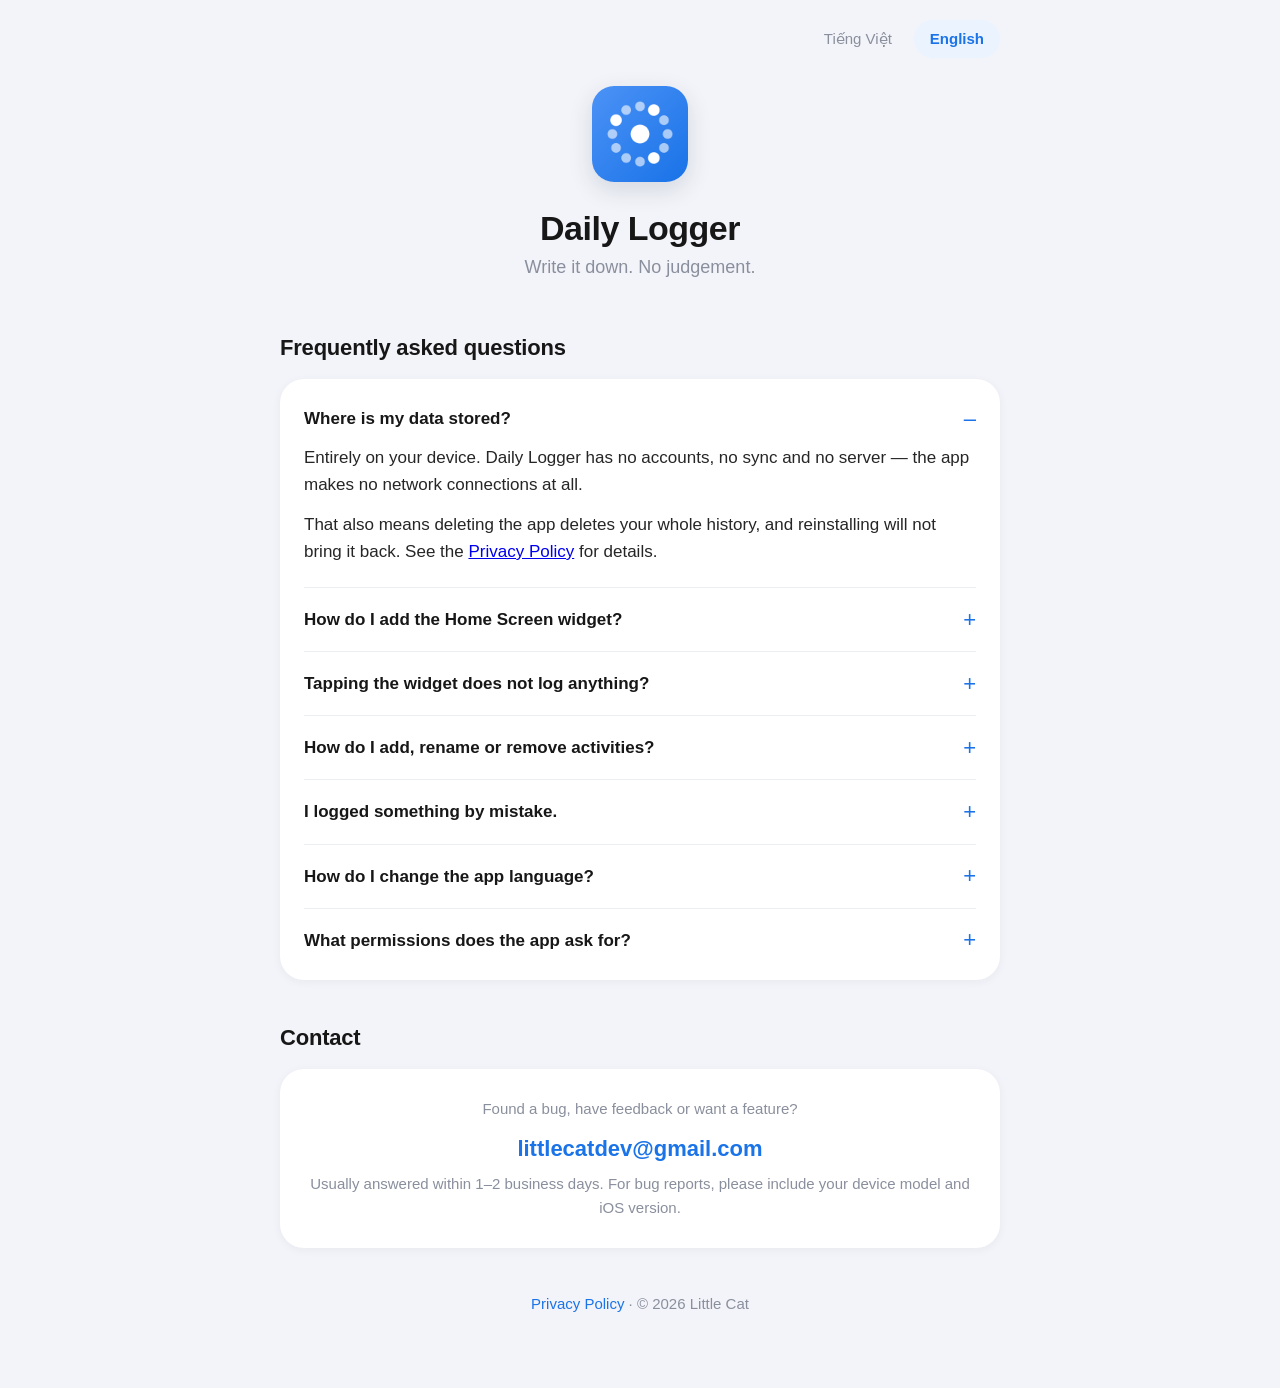
<file: index.html>
<!DOCTYPE html>
<html lang="vi">
<head>
<meta charset="utf-8">
<meta name="viewport" content="width=device-width, initial-scale=1">
<title>Daily Logger — Hỗ trợ / Support</title>
<meta name="description" content="Trang hỗ trợ của Daily Logger: câu hỏi thường gặp và địa chỉ liên hệ. Support page for Daily Logger.">
<link rel="icon" href="icon.png">
<link rel="apple-touch-icon" href="icon.png">
<link rel="stylesheet" href="style.css">
</head>
<body>
<div class="wrap">

  <nav class="langbar">
    <button type="button" data-set="vi" aria-pressed="false">Tiếng Việt</button>
    <button type="button" data-set="en" aria-pressed="false">English</button>
  </nav>

  <header>
    <img src="icon.png" alt="Daily Logger">
    <h1>Daily Logger</h1>
    <p class="tagline" data-lang="vi">Ghi lại. Không phán xét.</p>
    <p class="tagline" data-lang="en">Write it down. No judgement.</p>
  </header>

  <!-- ============ Tiếng Việt ============ -->
  <div data-lang="vi">

    <h2>Câu hỏi thường gặp</h2>
    <div class="card">

      <details open>
        <summary>Dữ liệu của tôi nằm ở đâu?</summary>
        <p>Hoàn toàn trên máy bạn. Daily Logger không có tài khoản, không đồng
          bộ, không gửi gì lên máy chủ — app không hề kết nối mạng.</p>
        <p>Vì vậy gỡ app là mất toàn bộ lịch sử ghi, và cài lại cũng không lấy
          lại được. Chi tiết ở <a href="privacy.html">Chính sách quyền riêng
          tư</a>.</p>
      </details>

      <details>
        <summary>Thêm widget vào màn hình chính thế nào?</summary>
        <p>Chạm giữ một vùng trống trên màn hình chính cho các icon rung lên,
          chạm dấu <strong>+</strong> ở góc trên, tìm <strong>Daily
          Logger</strong>, chọn cỡ widget rồi chạm <strong>Thêm widget</strong>.</p>
        <p>Muốn đổi những ô nào hiện trên widget: mở app, ở màn
          <strong>Ghi nhận</strong> chạm nút widget góc trên bên phải, rồi chọn
          trong mục <strong>Widget màn hình chính</strong>. Widget chứa tối đa 8
          ô; cỡ nhỏ chỉ hiện 4 ô đầu tiên.</p>
      </details>

      <details>
        <summary>Chạm vào widget mà không thấy ghi?</summary>
        <p>Từ iOS 17 trở lên, chạm một ô trên widget là ghi ngay tại chỗ, không
          mở app. Trên iOS 16 trở xuống hệ điều hành chưa cho widget tự chạy, nên
          chạm vào sẽ mở app rồi mới ghi — lần ghi vẫn được lưu đúng thời điểm
          bạn chạm.</p>
      </details>

      <details>
        <summary>Thêm, sửa hay bỏ bớt loại hoạt động?</summary>
        <p>Ở màn <strong>Ghi nhận</strong>, chạm dấu <strong>+</strong> góc trên
          bên phải để mở <strong>Loại sự kiện</strong>. Ở đó bạn bật tắt từng
          hoạt động, giữ và kéo để đổi thứ tự, đổi tên, hoặc đổi biểu tượng bằng
          một tấm ảnh của bạn.</p>
        <p>App có sẵn 20 hoạt động mặc định; bạn thêm bao nhiêu hoạt động mới
          cũng được. Hoạt động mặc định có thể tắt đi nhưng không xoá được.</p>
      </details>

      <details>
        <summary>Ghi nhầm thì sửa thế nào?</summary>
        <p>Ngay sau khi chạm, một thông báo <strong>Hoàn tác</strong> hiện ra vài
          giây ở đáy màn hình — chạm vào đó là huỷ lần ghi vừa rồi.</p>
        <p>Nếu đã trôi qua: mở tab <strong>Dòng thời gian</strong>, vuốt dòng đó
          sang trái để xoá, hoặc vuốt sang phải để viết thêm mô tả cho lần ghi.</p>
      </details>

      <details>
        <summary>Đổi ngôn ngữ của app?</summary>
        <p>Màn <strong>Ghi nhận</strong> → nút widget góc trên bên phải →
          <strong>Ngôn ngữ</strong>. Chọn Theo hệ thống, English hoặc Tiếng Việt.</p>
        <p>Riêng chữ trên widget ngoài màn hình chính luôn đi theo ngôn ngữ của
          hệ điều hành, đây là giới hạn của iOS.</p>
      </details>

      <details>
        <summary>App có đòi quyền gì không?</summary>
        <p>Chỉ một quyền duy nhất: truy cập thư viện ảnh, và chỉ hỏi đúng lúc bạn
          chọn ảnh làm biểu tượng cho một hoạt động. Không dùng tới quyền nào
          khác.</p>
      </details>

    </div>

    <h2>Liên hệ</h2>
    <div class="contact">
      <p>Gặp lỗi, có góp ý hay muốn thêm tính năng?</p>
      <a class="mail" href="mailto:littlecatdev@gmail.com?subject=Daily%20Logger%20%E2%80%93%20H%E1%BB%97%20tr%E1%BB%A3">littlecatdev@gmail.com</a>
      <p>Thường phản hồi trong 1–2 ngày làm việc. Nếu báo lỗi, cho biết giúp mẫu
        máy và phiên bản iOS bạn đang dùng.</p>
    </div>

  </div>

  <!-- ============ English ============ -->
  <div data-lang="en">

    <h2>Frequently asked questions</h2>
    <div class="card">

      <details open>
        <summary>Where is my data stored?</summary>
        <p>Entirely on your device. Daily Logger has no accounts, no sync and no
          server — the app makes no network connections at all.</p>
        <p>That also means deleting the app deletes your whole history, and
          reinstalling will not bring it back. See the
          <a href="privacy.html">Privacy Policy</a> for details.</p>
      </details>

      <details>
        <summary>How do I add the Home Screen widget?</summary>
        <p>Touch and hold an empty area of the Home Screen until the icons
          jiggle, tap <strong>+</strong> in the corner, search for
          <strong>Daily Logger</strong>, pick a size and tap
          <strong>Add Widget</strong>.</p>
        <p>To choose which tiles appear on it, open the app, tap the widget
          button at the top right of the <strong>Log</strong> screen, then use
          the <strong>Home Screen widget</strong> section. The widget holds up to
          8 tiles; the small size shows the first 4.</p>
      </details>

      <details>
        <summary>Tapping the widget does not log anything?</summary>
        <p>On iOS 17 and later, tapping a tile logs it right there without
          opening the app. On iOS 16 and earlier the system does not let widgets
          run code, so a tap opens the app first and then logs — the entry is
          still saved with the time you tapped.</p>
      </details>

      <details>
        <summary>How do I add, rename or remove activities?</summary>
        <p>On the <strong>Log</strong> screen, tap <strong>+</strong> at the top
          right to open <strong>Activity types</strong>. There you can toggle
          each activity, drag to reorder, rename it, or replace its icon with a
          photo of your own.</p>
        <p>The app ships with 20 default activities and you can add as many of
          your own as you like. Default activities can be switched off but not
          deleted.</p>
      </details>

      <details>
        <summary>I logged something by mistake.</summary>
        <p>Right after you tap, an <strong>Undo</strong> banner appears at the
          bottom for a few seconds — tap it to remove the entry.</p>
        <p>Later on, open the <strong>Timeline</strong> tab and swipe the entry
          left to delete it, or swipe right to add a note to it.</p>
      </details>

      <details>
        <summary>How do I change the app language?</summary>
        <p><strong>Log</strong> screen → widget button at the top right →
          <strong>Language</strong>. Choose System, English or Vietnamese.</p>
        <p>Text on the Home Screen widget always follows your system language;
          that is an iOS limitation.</p>
      </details>

      <details>
        <summary>What permissions does the app ask for?</summary>
        <p>Only one: access to your photo library, and only at the moment you
          pick a photo to use as an activity icon. Nothing else is requested.</p>
      </details>

    </div>

    <h2>Contact</h2>
    <div class="contact">
      <p>Found a bug, have feedback or want a feature?</p>
      <a class="mail" href="mailto:littlecatdev@gmail.com?subject=Daily%20Logger%20%E2%80%93%20Support">littlecatdev@gmail.com</a>
      <p>Usually answered within 1–2 business days. For bug reports, please
        include your device model and iOS version.</p>
    </div>

  </div>

  <footer>
    <span data-lang="vi"><a href="privacy.html">Chính sách quyền riêng tư</a> · © 2026 Little Cat</span>
    <span data-lang="en"><a href="privacy.html">Privacy Policy</a> · © 2026 Little Cat</span>
  </footer>

</div>
<script src="lang.js"></script>
</body>
</html>
</file>
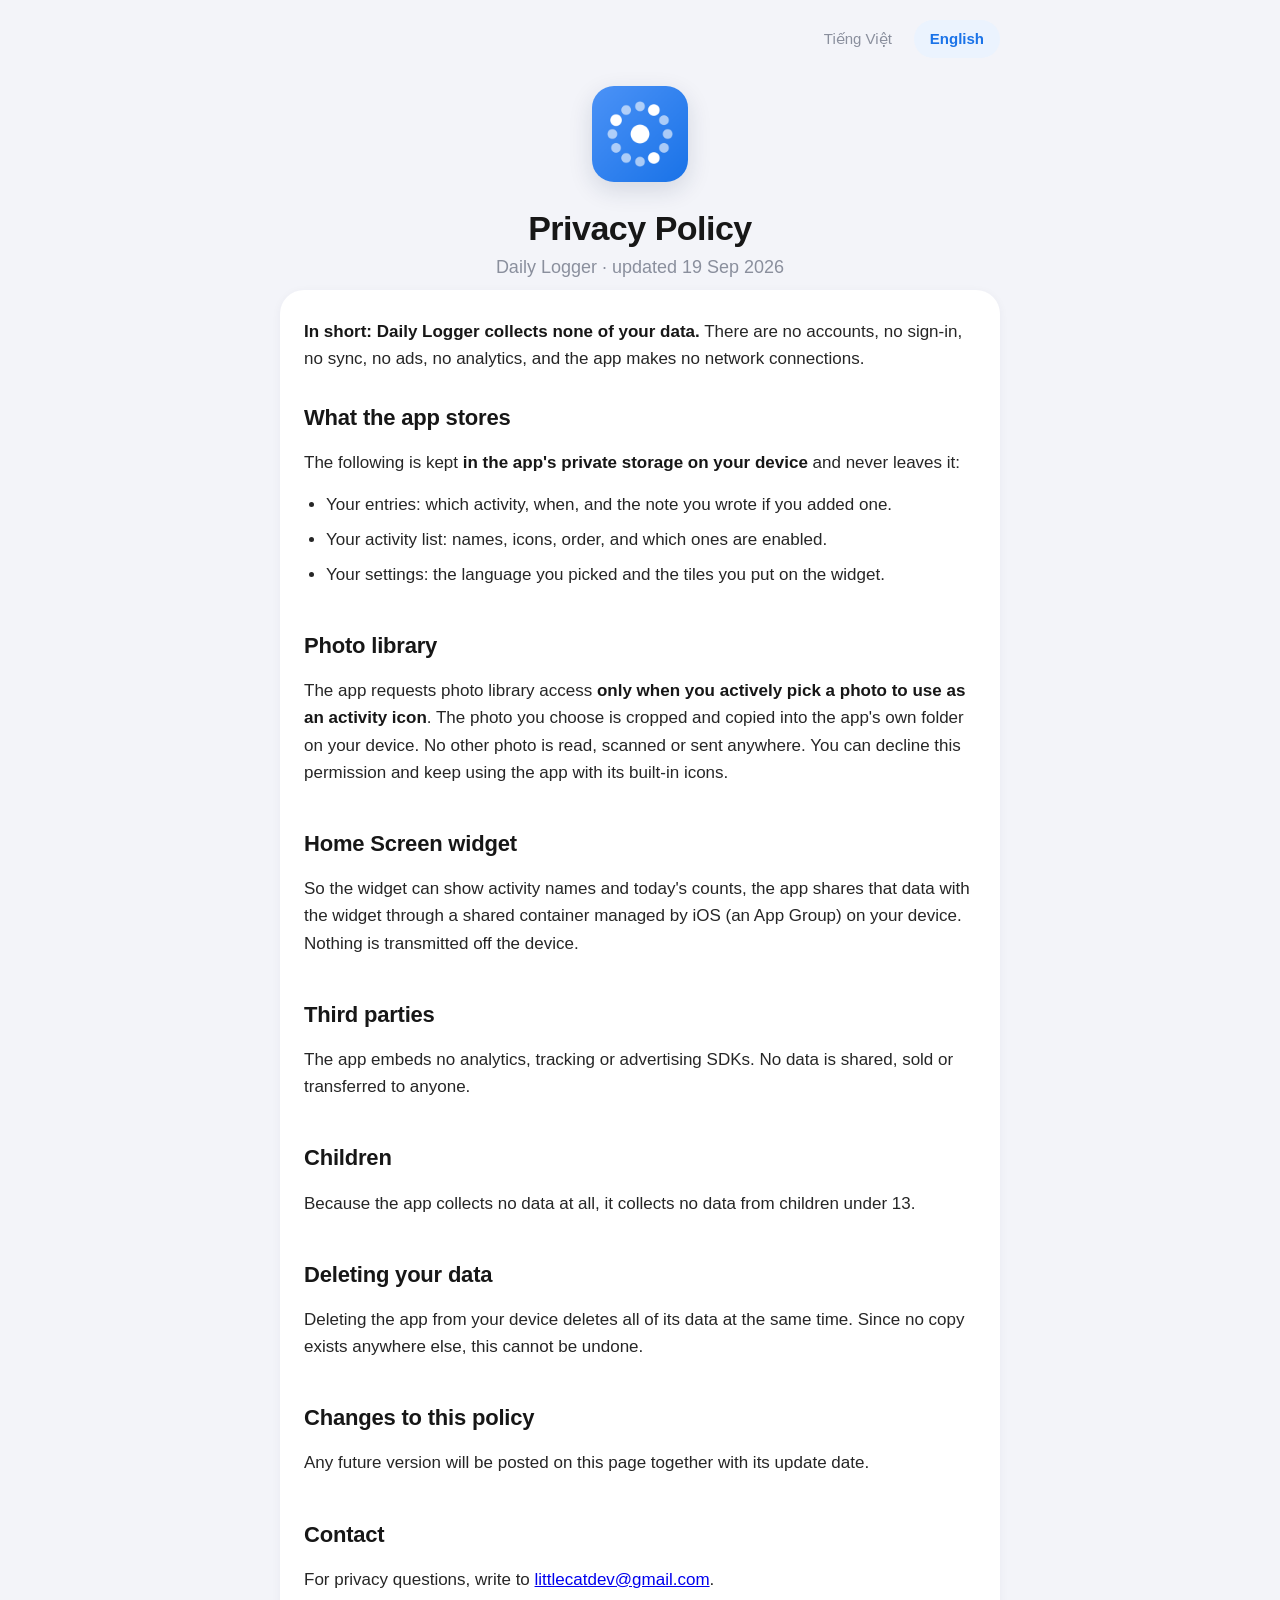
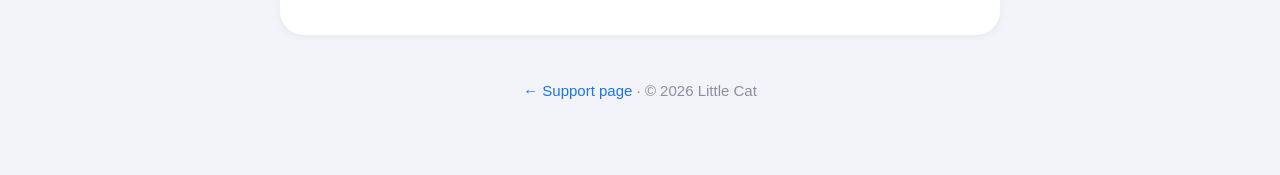
<file: privacy.html>
<!DOCTYPE html>
<html lang="vi">
<head>
<meta charset="utf-8">
<meta name="viewport" content="width=device-width, initial-scale=1">
<title>Daily Logger — Chính sách quyền riêng tư / Privacy Policy</title>
<meta name="description" content="Daily Logger không thu thập dữ liệu. Mọi thứ nằm trên máy bạn. Daily Logger collects no data; everything stays on your device.">
<link rel="icon" href="icon.png">
<link rel="apple-touch-icon" href="icon.png">
<link rel="stylesheet" href="style.css">
</head>
<body>
<div class="wrap">

  <nav class="langbar">
    <button type="button" data-set="vi" aria-pressed="false">Tiếng Việt</button>
    <button type="button" data-set="en" aria-pressed="false">English</button>
  </nav>

  <header>
    <img src="icon.png" alt="Daily Logger">
    <h1 data-lang="vi">Chính sách quyền riêng tư</h1>
    <h1 data-lang="en">Privacy Policy</h1>
    <p class="tagline" data-lang="vi">Daily Logger · cập nhật 19/09/2026</p>
    <p class="tagline" data-lang="en">Daily Logger · updated 19 Sep 2026</p>
  </header>

  <!-- ============ Tiếng Việt ============ -->
  <div data-lang="vi">
    <div class="card prose" style="padding: 28px 24px;">
      <p><strong>Tóm tắt: Daily Logger không thu thập bất kỳ dữ liệu nào của
        bạn.</strong> App không có tài khoản, không đăng nhập, không đồng bộ,
        không quảng cáo, không công cụ thống kê, và không kết nối mạng.</p>

      <h2 style="margin-top: 28px;">Dữ liệu app lưu</h2>
      <p>Những thứ sau được lưu <strong>trong vùng lưu trữ riêng của app trên
        thiết bị của bạn</strong> và không rời khỏi máy:</p>
      <ul>
        <li>Các lần ghi: loại hoạt động, thời điểm, và phần mô tả nếu bạn tự
          viết thêm.</li>
        <li>Danh sách loại hoạt động: tên, biểu tượng, thứ tự, trạng thái bật
          tắt.</li>
        <li>Cài đặt: ngôn ngữ bạn chọn và những ô bạn đưa lên widget.</li>
      </ul>

      <h2>Thư viện ảnh</h2>
      <p>App xin quyền truy cập thư viện ảnh <strong>chỉ khi bạn chủ động chọn
        một tấm ảnh làm biểu tượng</strong> cho hoạt động. Ảnh bạn chọn được cắt
        rồi sao chép vào thư mục riêng của app trên máy. App không đọc, không
        quét và không gửi đi bất kỳ ảnh nào khác. Bạn có thể từ chối quyền này,
        app vẫn dùng bình thường với bộ biểu tượng có sẵn.</p>

      <h2>Widget màn hình chính</h2>
      <p>Để widget hiện được tên và số lần ghi, app chia sẻ phần dữ liệu đó với
        widget qua một vùng nhớ chung do iOS quản lý (App Group), nằm trên chính
        thiết bị của bạn. Không có dữ liệu nào được truyền ra ngoài.</p>

      <h2>Bên thứ ba</h2>
      <p>App không nhúng công cụ thống kê, theo dõi hay quảng cáo nào. Không có
        dữ liệu nào được chia sẻ, bán hay chuyển cho bất kỳ bên nào.</p>

      <h2>Trẻ em</h2>
      <p>Vì app không thu thập dữ liệu, app cũng không thu thập dữ liệu của trẻ
        em dưới 13 tuổi.</p>

      <h2>Xoá dữ liệu</h2>
      <p>Gỡ app khỏi máy là toàn bộ dữ liệu bị xoá cùng lúc. Vì không có bản sao
        ở đâu khác, thao tác này không hoàn tác được.</p>

      <h2>Thay đổi chính sách</h2>
      <p>Nếu có thay đổi, bản mới sẽ được đăng ngay tại trang này kèm ngày cập
        nhật.</p>

      <h2>Liên hệ</h2>
      <p>Thắc mắc về quyền riêng tư, gửi thư tới
        <a href="mailto:littlecatdev@gmail.com?subject=Daily%20Logger%20%E2%80%93%20Quy%E1%BB%81n%20ri%C3%AAng%20t%C6%B0">littlecatdev@gmail.com</a>.</p>
    </div>
  </div>

  <!-- ============ English ============ -->
  <div data-lang="en">
    <div class="card prose" style="padding: 28px 24px;">
      <p><strong>In short: Daily Logger collects none of your data.</strong>
        There are no accounts, no sign-in, no sync, no ads, no analytics, and the
        app makes no network connections.</p>

      <h2 style="margin-top: 28px;">What the app stores</h2>
      <p>The following is kept <strong>in the app's private storage on your
        device</strong> and never leaves it:</p>
      <ul>
        <li>Your entries: which activity, when, and the note you wrote if you
          added one.</li>
        <li>Your activity list: names, icons, order, and which ones are enabled.</li>
        <li>Your settings: the language you picked and the tiles you put on the
          widget.</li>
      </ul>

      <h2>Photo library</h2>
      <p>The app requests photo library access <strong>only when you actively
        pick a photo to use as an activity icon</strong>. The photo you choose is
        cropped and copied into the app's own folder on your device. No other
        photo is read, scanned or sent anywhere. You can decline this permission
        and keep using the app with its built-in icons.</p>

      <h2>Home Screen widget</h2>
      <p>So the widget can show activity names and today's counts, the app shares
        that data with the widget through a shared container managed by iOS (an
        App Group) on your device. Nothing is transmitted off the device.</p>

      <h2>Third parties</h2>
      <p>The app embeds no analytics, tracking or advertising SDKs. No data is
        shared, sold or transferred to anyone.</p>

      <h2>Children</h2>
      <p>Because the app collects no data at all, it collects no data from
        children under 13.</p>

      <h2>Deleting your data</h2>
      <p>Deleting the app from your device deletes all of its data at the same
        time. Since no copy exists anywhere else, this cannot be undone.</p>

      <h2>Changes to this policy</h2>
      <p>Any future version will be posted on this page together with its update
        date.</p>

      <h2>Contact</h2>
      <p>For privacy questions, write to
        <a href="mailto:littlecatdev@gmail.com?subject=Daily%20Logger%20%E2%80%93%20Privacy">littlecatdev@gmail.com</a>.</p>
    </div>
  </div>

  <footer>
    <span data-lang="vi"><a href="index.html">← Trang hỗ trợ</a> · © 2026 Little Cat</span>
    <span data-lang="en"><a href="index.html">← Support page</a> · © 2026 Little Cat</span>
  </footer>

</div>
<script src="lang.js"></script>
</body>
</html>
</file>
<file: style.css>
:root {
  --bg: #f3f4f9;
  --surface: #ffffff;
  --accent: #1a73e8;
  --accent-surface: #ebf3fe;
  --ink: #171717;
  --body: #262626;
  --muted: #8a8f9d;
  --divider: #eceef4;
}

* { box-sizing: border-box; }

html { -webkit-text-size-adjust: 100%; }

body {
  margin: 0;
  padding: 0 20px 72px;
  background: var(--bg);
  color: var(--body);
  font: 400 17px/1.6 -apple-system, BlinkMacSystemFont, "SF Pro Text",
    "Segoe UI", Roboto, Helvetica, Arial, sans-serif;
}

.wrap { max-width: 720px; margin: 0 auto; }

/* Thanh đổi ngôn ngữ */
.langbar {
  display: flex;
  justify-content: flex-end;
  gap: 6px;
  padding: 20px 0 0;
}

.langbar button {
  border: 0;
  border-radius: 999px;
  padding: 7px 16px;
  font: inherit;
  font-size: 15px;
  color: var(--muted);
  background: transparent;
  cursor: pointer;
}

.langbar button[aria-pressed="true"] {
  background: var(--accent-surface);
  color: var(--accent);
  font-weight: 600;
}

header { text-align: center; padding: 28px 0 8px; }

header img {
  width: 96px;
  height: 96px;
  border-radius: 22px;
  box-shadow: 0 8px 24px rgba(20, 40, 80, 0.14);
}

h1 {
  margin: 18px 0 4px;
  font-size: 34px;
  line-height: 1.2;
  letter-spacing: -0.5px;
  color: var(--ink);
}

.tagline { margin: 0; color: var(--muted); font-size: 18px; }

h2 {
  margin: 40px 0 14px;
  font-size: 22px;
  letter-spacing: -0.2px;
  color: var(--ink);
}

.card {
  background: var(--surface);
  border-radius: 24px;
  padding: 8px 24px;
  box-shadow: 0 2px 10px rgba(20, 40, 80, 0.05);
}

details {
  border-bottom: 1px solid var(--divider);
  padding: 18px 0;
}

details:last-child { border-bottom: 0; }

summary {
  cursor: pointer;
  font-weight: 600;
  color: var(--ink);
  list-style: none;
  display: flex;
  justify-content: space-between;
  align-items: center;
  gap: 12px;
}

summary::-webkit-details-marker { display: none; }

summary::after {
  content: "+";
  color: var(--accent);
  font-weight: 400;
  font-size: 22px;
  line-height: 1;
}

details[open] summary::after { content: "–"; }

details p { margin: 12px 0 0; }

details p:last-child { margin-bottom: 4px; }

.contact {
  background: var(--surface);
  border-radius: 24px;
  padding: 28px 24px;
  text-align: center;
  box-shadow: 0 2px 10px rgba(20, 40, 80, 0.05);
}

.contact a.mail {
  display: inline-block;
  margin: 10px 0 6px;
  font-size: 22px;
  font-weight: 600;
  color: var(--accent);
  text-decoration: none;
  word-break: break-all;
}

.contact p { margin: 0; color: var(--muted); font-size: 15px; }

/* Nội dung dạng văn bản của trang chính sách */
.prose p { margin: 0 0 14px; }

.prose ul { margin: 0 0 14px; padding-left: 22px; }

.prose li { margin-bottom: 8px; }

.prose strong { color: var(--ink); }

footer {
  margin-top: 44px;
  text-align: center;
  color: var(--muted);
  font-size: 15px;
}

footer a { color: var(--accent); text-decoration: none; }

footer a:hover { text-decoration: underline; }

[data-lang] { display: none; }

[data-lang].on { display: block; }

@media (prefers-color-scheme: dark) {
  :root {
    --bg: #12141a;
    --surface: #1c1f27;
    --accent: #6ba7f5;
    --accent-surface: #23303f;
    --ink: #f4f5f7;
    --body: #d7dae1;
    --muted: #949aa8;
    --divider: #2a2e38;
  }

  header img { box-shadow: 0 8px 24px rgba(0, 0, 0, 0.5); }

  .card,
  .contact { box-shadow: none; }
}
</file>
